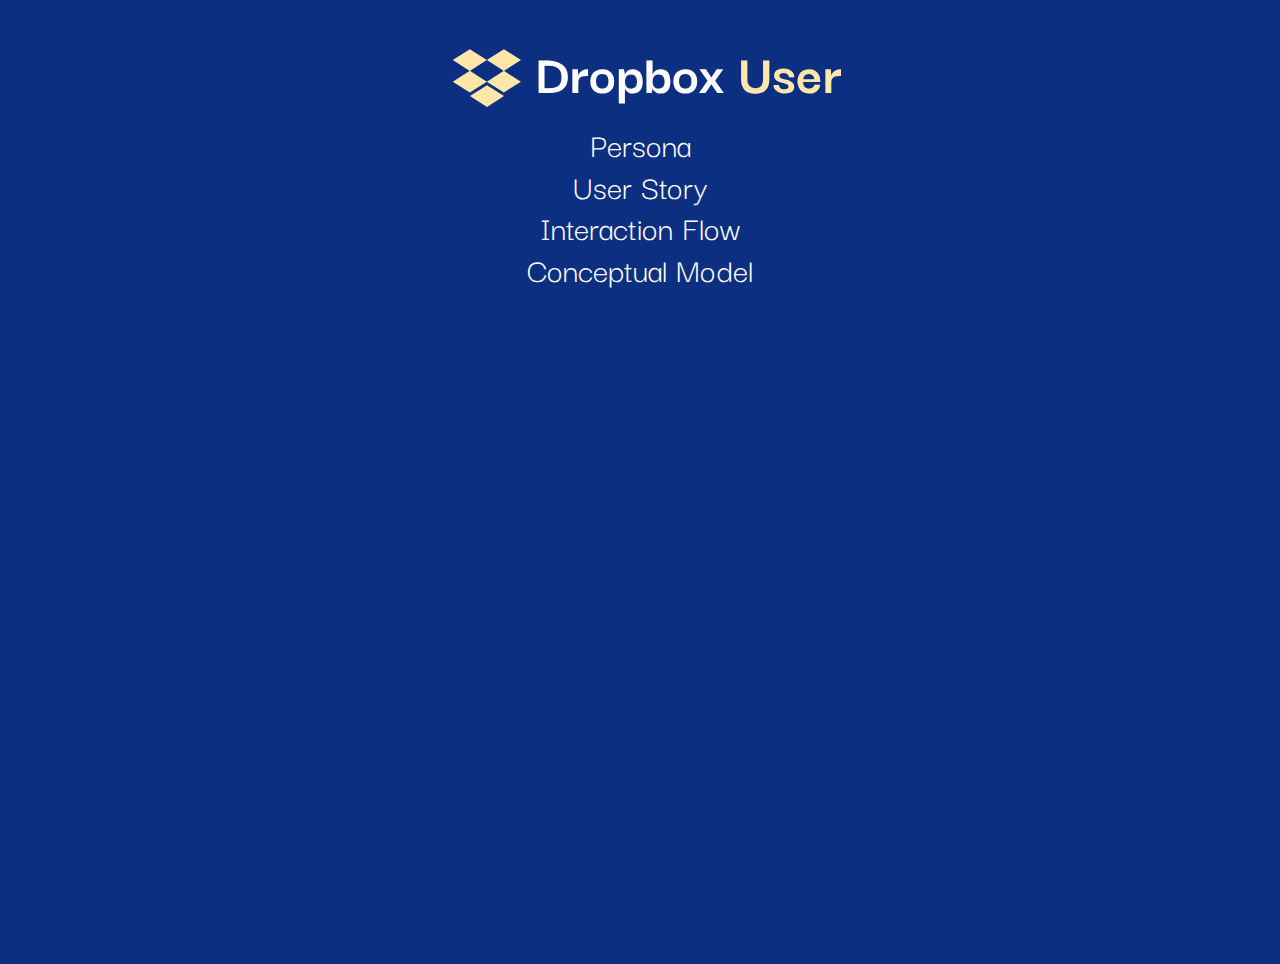
<file: index.html>
<!doctype html>
<html lang="en">
<head>
    <meta charset="UTF-8">
    <meta name="viewport" content="width=device-width, initial-scale=1, shrink-to-fit=no">
    <meta http-equiv="X-UA-Compatible" content="ie=edge">
    <link href="https://fonts.googleapis.com/css2?family=Darker+Grotesque:wght@400;500;700&display=swap" rel="stylesheet">
    <link rel="stylesheet" href="style/style.css">
    <title>Dropbox User</title>
</head>
<body>
    <main class="blue-bg">
        <div class="container">
            <div class="title">
                <a href="https://www.dropbox.com" target="_blank" rel="noopener noreferrer">
                    <img src="images/dropbox-logo-tan.svg" alt="Dropbox Logo">
                </a>
                <h1 class="tan-h1"><span>Dropbox</span>&nbsp;User</h1>
            </div>
            <ul class="directory-links">
                <li><a href="pages/persona.html">Persona</a></li>
                <li><a href="pages/user-story.html">User Story</a></li>
                <li><a href="pages/interaction-flow.html">Interaction Flow</a></li>
                <li><a href="pages/conceptual-model.html">Conceptual Model</a></li>
            </ul>
        </div>
    </main>
</body>
</html>
</file>
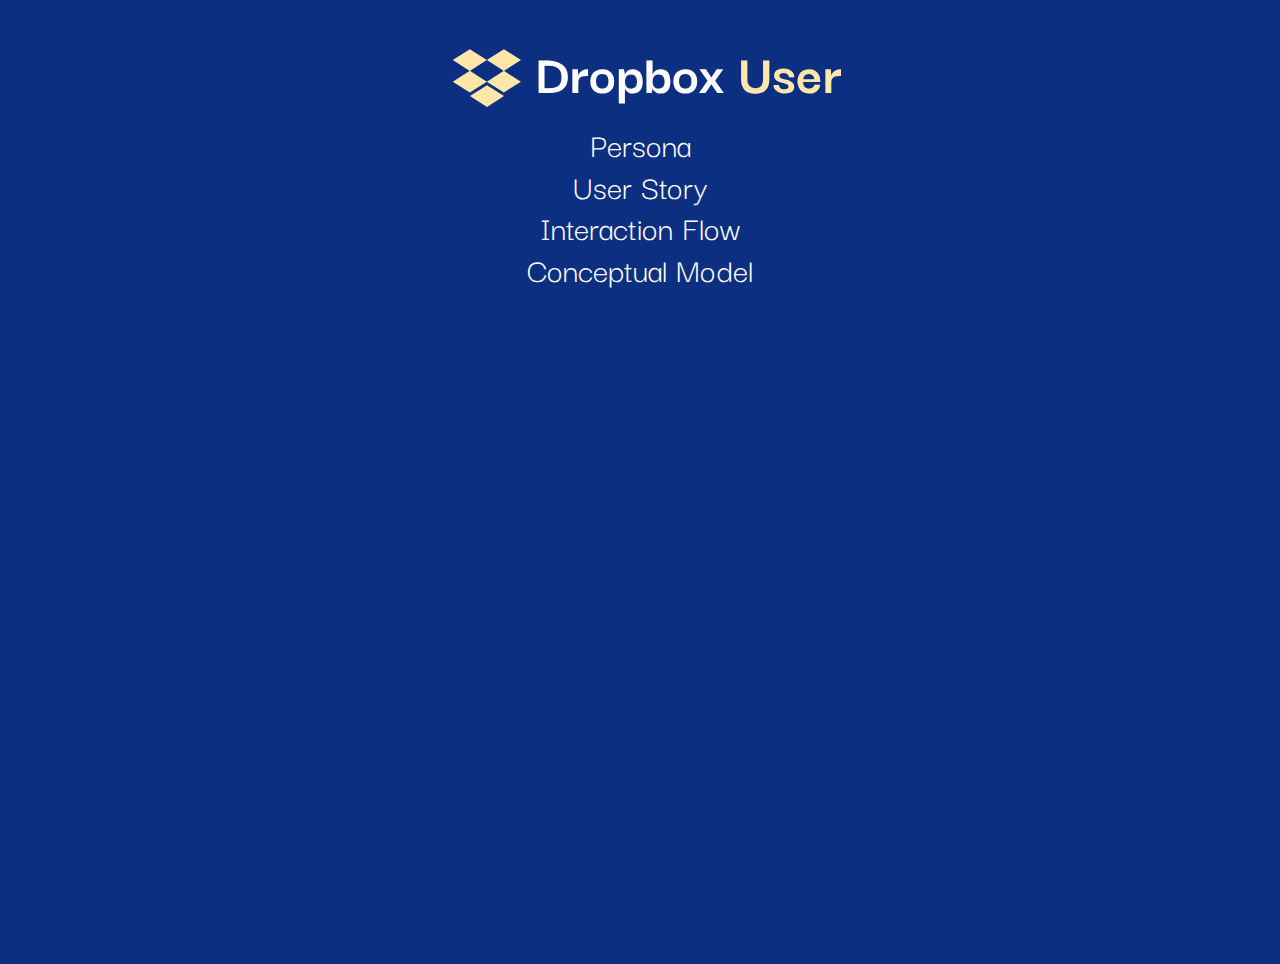
<file: epic/index.html>
<!doctype html>
<html lang="en">
<head>
    <meta charset="UTF-8">
    <meta name="viewport" content="width=device-width, initial-scale=1, shrink-to-fit=no">
    <meta http-equiv="X-UA-Compatible" content="ie=edge">
    <link href="https://fonts.googleapis.com/css2?family=Darker+Grotesque:wght@400;500;700&display=swap" rel="stylesheet">
    <link rel="stylesheet" href="style.css">
    <title>Dropbox User</title>
</head>
<body>
    <main class="blue-bg">
        <div class="container">
            <div class="title">
                <a href="https://www.dropbox.com" target="_blank" rel="noopener noreferrer">
                    <img src="images/dropbox-logo-tan.svg" alt="Dropbox Logo">
                </a>
                <h1 class="tan-h1"><span>Dropbox</span>&nbsp;User</h1>
            </div>
            <ul class="directory-links">
                <li><a href="persona.html">Persona</a></li>
                <li><a href="user-story.html">User Story</a></li>
                <li><a href="interaction-flow.html">Interaction Flow</a></li>
                <li><a href="conceptual-model.html">Conceptual Model</a></li>
            </ul>
        </div>
    </main>
</body>
</html>
</file>
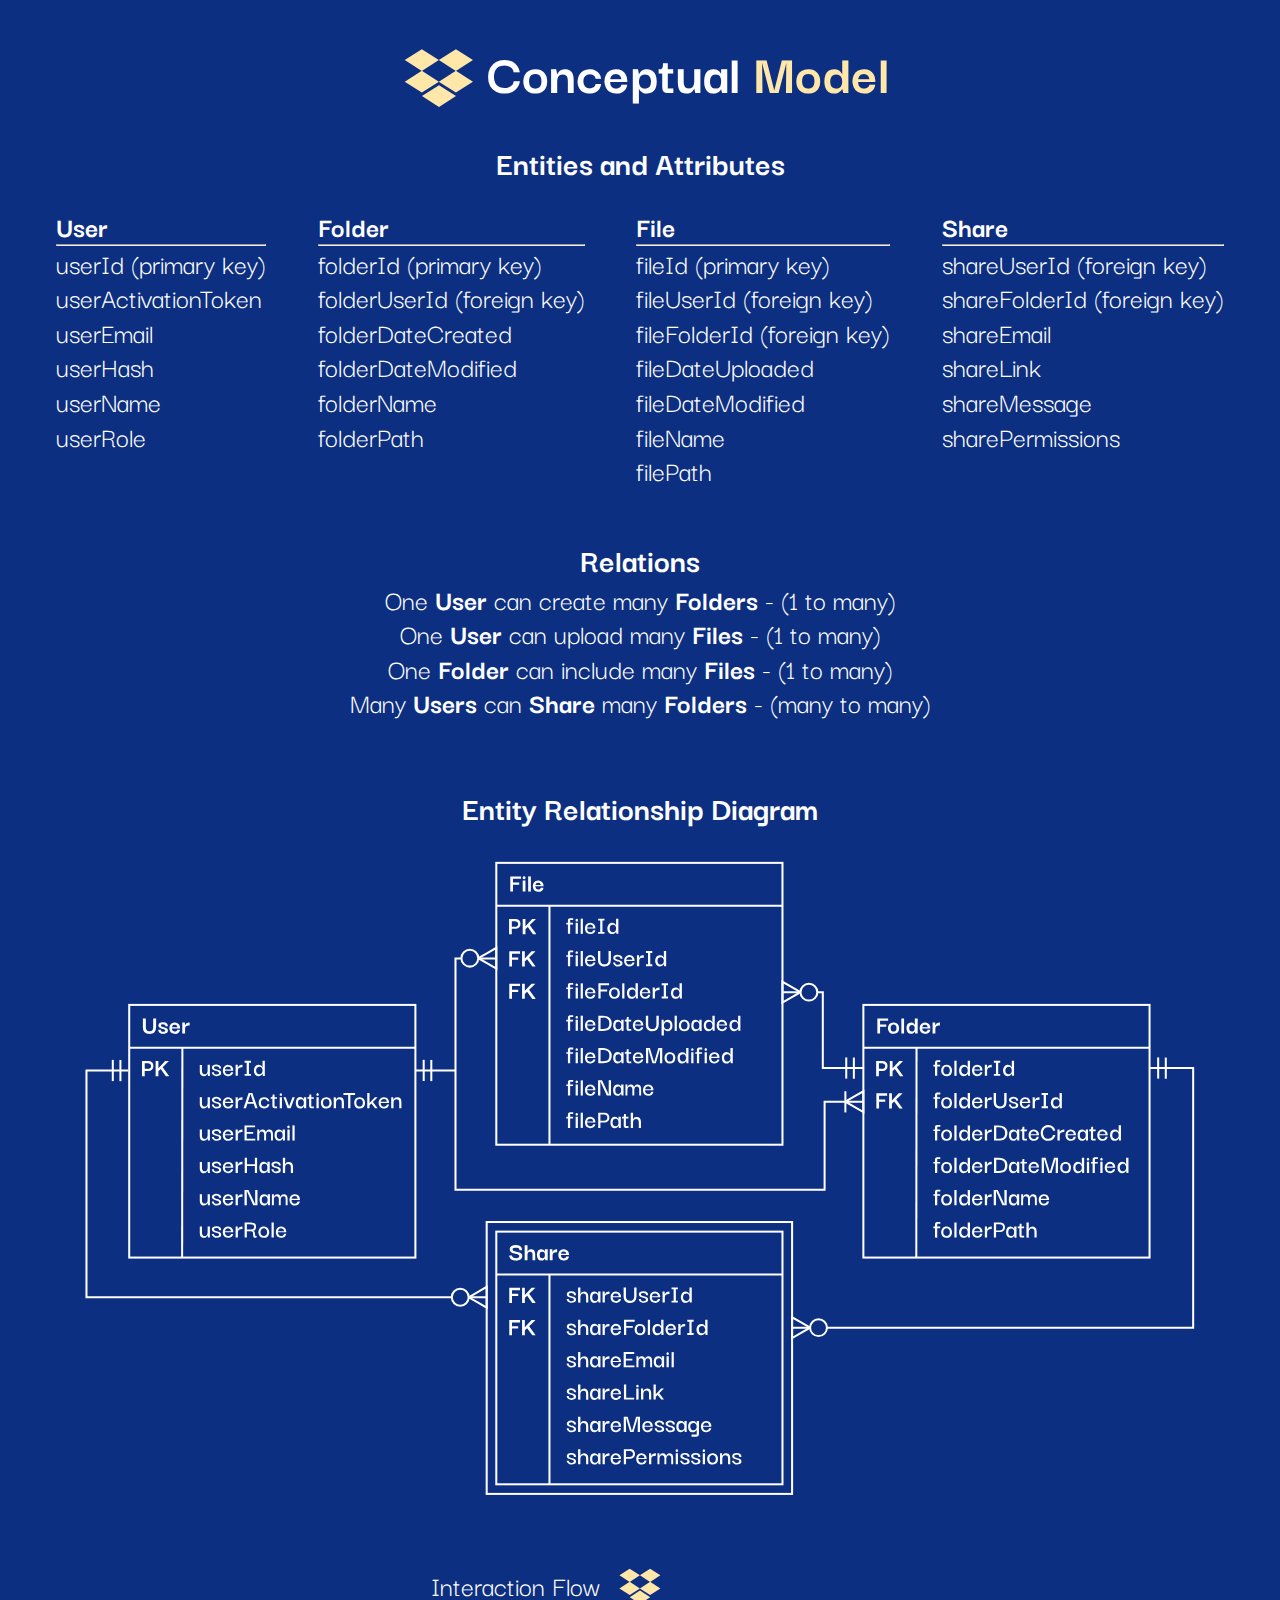
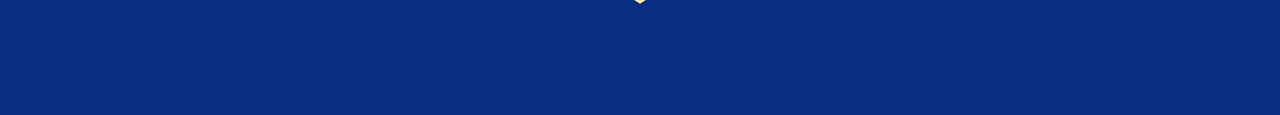
<file: conceptual-model.html>
<!doctype html>
<html lang="en">
<head>
    <meta charset="UTF-8">
    <meta name="viewport" content="width=device-width, initial-scale=1, shrink-to-fit=no">
    <meta http-equiv="X-UA-Compatible" content="ie=edge">
    <link href="https://fonts.googleapis.com/css2?family=Darker+Grotesque:wght@400;500;700&display=swap" rel="stylesheet">
    <link rel="stylesheet" href="style.css">
    <title>Conceptual Model</title>
</head>
<body>
    <main class="blue-bg">
        <div class="container wide">
            <div class="title">
                <a href="https://www.dropbox.com" target="_blank" rel="noopener noreferrer">
                    <img src="images/dropbox-logo-tan.svg" alt="Dropbox Logo">
                </a>
                <h1 class="tan-h1"><span>Conceptual</span> Model</h1>
            </div>
            <div class="conceptual-model">
                <h3>Entities and Attributes</h3>
                <div class="entities-attributes">
                    <div>
                        <p><strong>User</strong></p>
                        <hr/>
                        <ul>
                            <li>userId (primary key)</li>
                            <li>userActivationToken</li>
                            <li>userEmail</li>
                            <li>userHash</li>
                            <li>userName</li>
                            <li>userRole</li>
                            <li></li>
                        </ul>
                    </div>
                    <div>
                        <p><strong>Folder</strong></p>
                        <hr/>
                        <ul>
                            <li>folderId (primary key)</li>
                            <li>folderUserId (foreign key)</li>
                            <li>folderDateCreated</li>
                            <li>folderDateModified</li>
                            <li>folderName</li>
                            <li>folderPath</li>
                            <li></li>
                        </ul>
                    </div>
                    <div>
                        <p><strong>File</strong></p>
                        <hr/>
                        <ul>
                            <li>fileId (primary key)</li>
                            <li>fileUserId (foreign key)</li>
                            <li>fileFolderId (foreign key)</li>
                            <li>fileDateUploaded</li>
                            <li>fileDateModified</li>
                            <li>fileName</li>
                            <li>filePath</li>
                            <li></li>
                        </ul>
                    </div>
                    <div>
                        <p><strong>Share</strong></p>
                        <hr/>
                        <ul>
                            <li>shareUserId (foreign key)</li>
                            <li>shareFolderId (foreign key)</li>
                            <li>shareEmail</li>
                            <li>shareLink</li>
                            <li>shareMessage</li>
                            <li>sharePermissions</li>
                        </ul>
                    </div>
                </div>
                <h3>Relations</h3>
                <div>
                    <p>One <strong>User</strong> can create many <strong>Folders</strong> - (1 to many)</p>
                    <p>One <strong>User</strong> can upload many <strong>Files</strong> - (1 to many)</p>
                    <p>One <strong>Folder</strong> can include many <strong>Files</strong> - (1 to many)</p>
                    <p>Many <strong>Users</strong> can <strong>Share</strong> many <strong>Folders</strong> - (many to many)</p>
                </div>
                <div class="erd">
                    <h3>Entity Relationship Diagram</h3>
                    <img src="images/erd.svg" alt="Entity Relationship Diagram">
                </div>
            </div>
            <div class="footer">
                <a class="previous" href="interaction-flow.html">Interaction Flow</a>
                <a class="home" href="index.html">
                    <img src="images/dropbox-logo-tan.svg" alt="Dropbox User Directory Link">
                </a>
            </div>
        </div>
    </main>
</body>
</html>
</file>
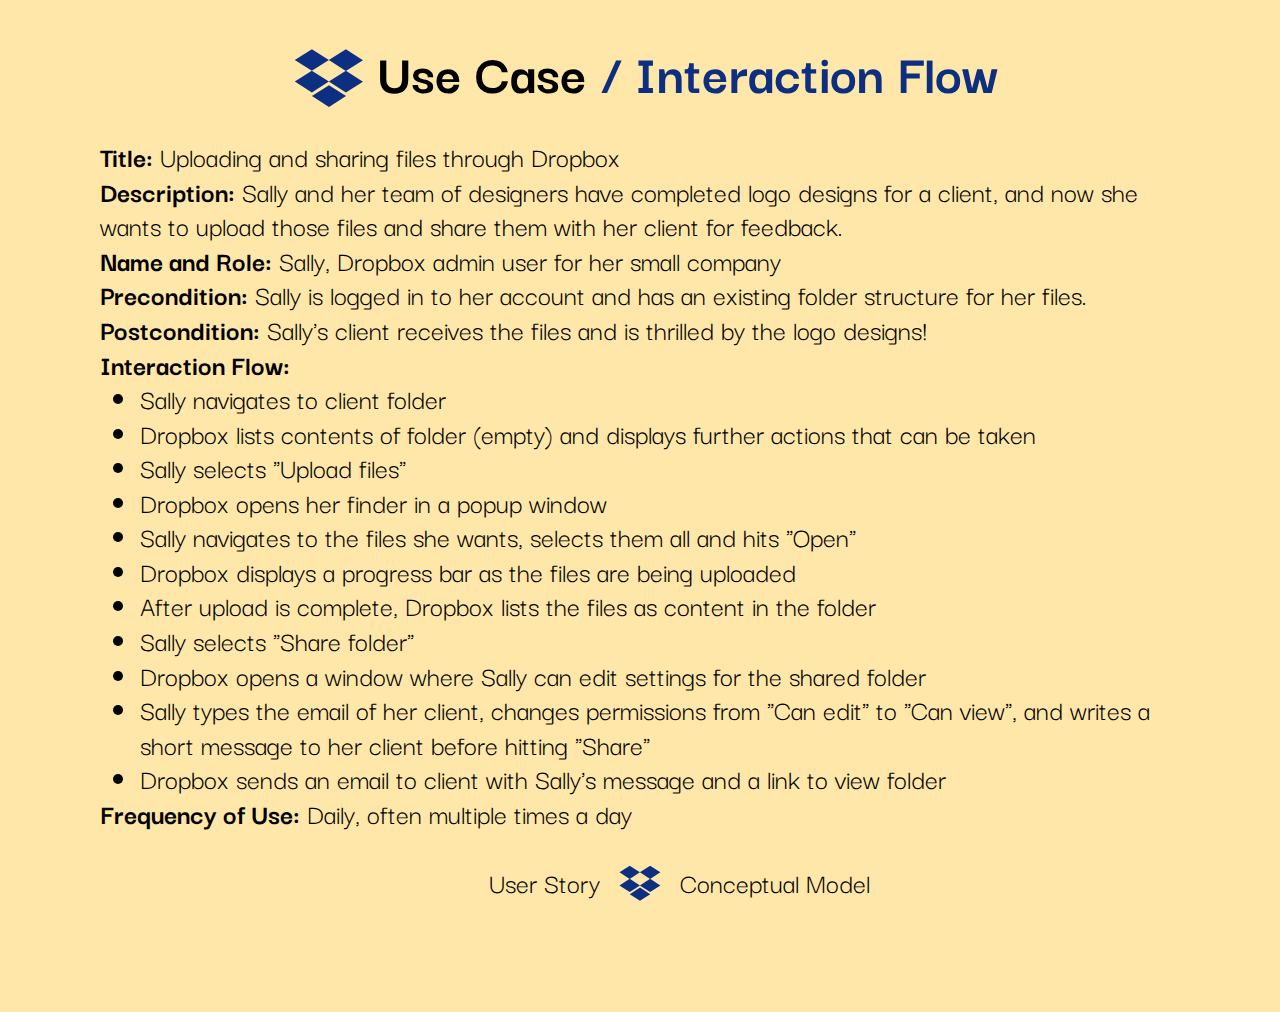
<file: interaction-flow.html>
<!doctype html>
<html lang="en">
<head>
    <meta charset="UTF-8">
    <meta name="viewport" content="width=device-width, initial-scale=1, shrink-to-fit=no">
    <meta http-equiv="X-UA-Compatible" content="ie=edge">
    <link href="https://fonts.googleapis.com/css2?family=Darker+Grotesque:wght@400;500;700&display=swap" rel="stylesheet">
    <link rel="stylesheet" href="style.css">
    <title>Interaction Flow</title>
</head>
<body>
    <main class="tan-bg">
        <div class="container">
            <div class="title">
                <a href="https://www.dropbox.com" target="_blank" rel="noopener noreferrer">
                    <img src="images/dropbox-logo-blue.svg" alt="Dropbox Logo">
                </a>
                <h1 class="blue-h1"><span>Use Case</span> / Interaction Flow</h1>
            </div>
            <div class="use-case">
                <p>
                    <strong>Title:</strong> Uploading and sharing files through Dropbox<br/>
                    <strong>Description:</strong> Sally and her team of designers have completed logo designs for a client, and now she wants to upload those files and share them with her client for feedback.<br/>
                    <strong>Name and Role:</strong> Sally, Dropbox admin user for her small company<br/>
                    <strong>Precondition:</strong> Sally is logged in to her account and has an existing folder structure for her files.<br/>
                    <strong>Postcondition:</strong> Sally's client receives the files and is thrilled by the logo designs!<br/>
                    <strong>Interaction Flow:</strong>
                </p>
                <ul>
                    <li>Sally navigates to client folder</li>
                    <li>Dropbox lists contents of folder (empty) and displays further actions that can be taken</li>
                    <li>Sally selects "Upload files"</li>
                    <li>Dropbox opens her finder in a popup window</li>
                    <li>Sally navigates to the files she wants, selects them all and hits "Open"</li>
                    <li>Dropbox displays a progress bar as the files are being uploaded</li>
                    <li>After upload is complete, Dropbox lists the files as content in the folder</li>
                    <li>Sally selects "Share folder"</li>
                    <li>Dropbox opens a window where Sally can edit settings for the shared folder</li>
                    <li>Sally types the email of her client, changes permissions from "Can edit" to "Can view", and writes a short message to her client before hitting "Share"</li>
                    <li>Dropbox sends an email to client with Sally's message and a link to view folder</li>
                </ul>
                <p><strong>Frequency of Use:</strong> Daily, often multiple times a day</p>
            </div>
            <div class="footer">
                <a class="previous" href="user-story.html">User Story</a>
                <a class="home" href="index.html">
                    <img src="images/dropbox-logo-blue.svg" alt="Dropbox User Directory Link">
                </a>
                <a class="next" href="conceptual-model.html">Conceptual Model</a>
            </div>
        </div>
    </main>
</body>
</html>
</file>
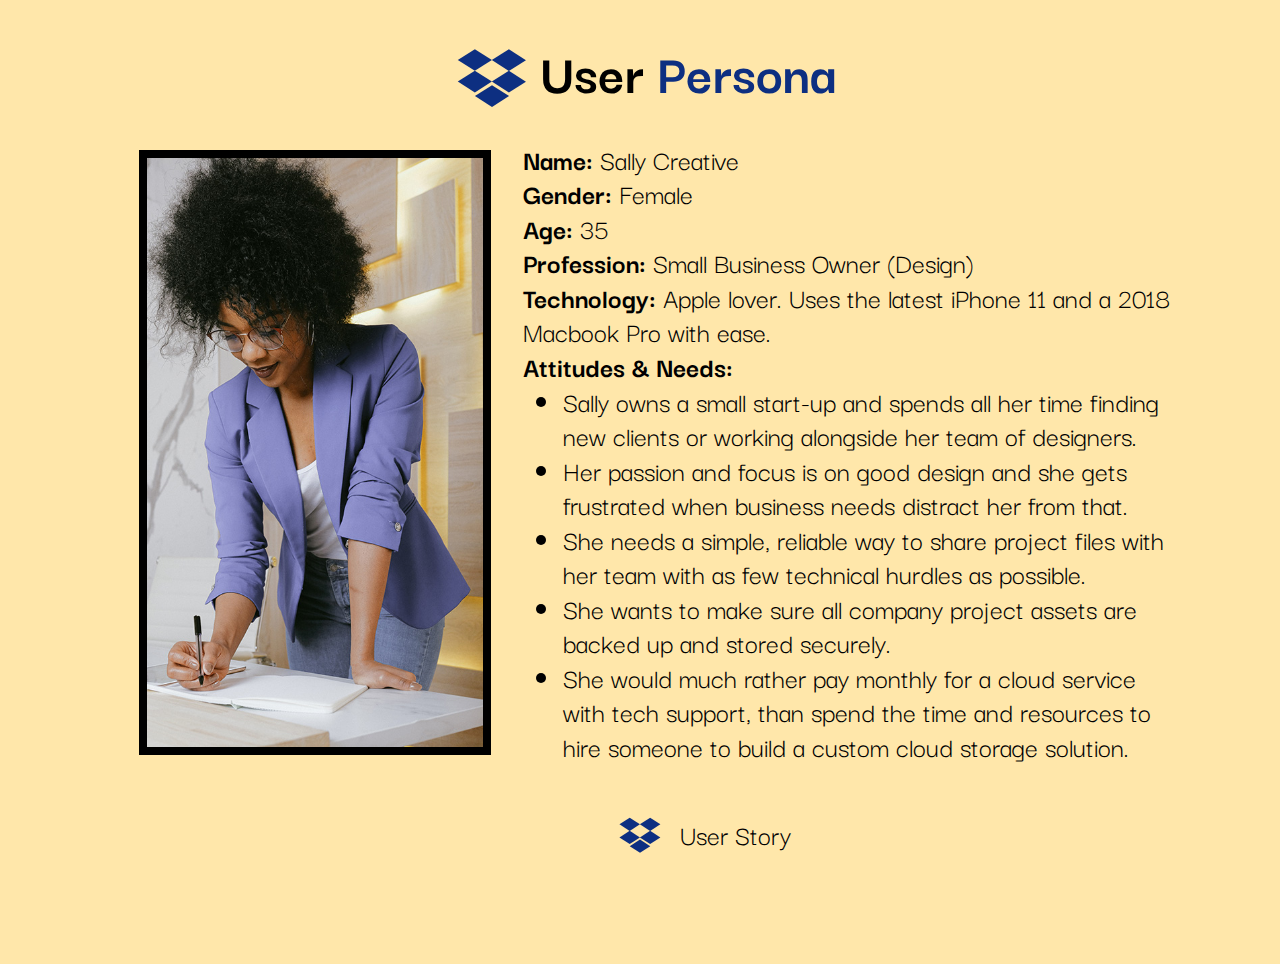
<file: persona.html>
<!doctype html>
<html lang="en">
<head>
    <meta charset="UTF-8">
    <meta name="viewport" content="width=device-width, initial-scale=1, shrink-to-fit=no">
    <meta http-equiv="X-UA-Compatible" content="ie=edge">
    <link href="https://fonts.googleapis.com/css2?family=Darker+Grotesque:wght@400;500;700&display=swap" rel="stylesheet">
    <link rel="stylesheet" href="style.css">
    <title>User Persona</title>
</head>
<body>
    <main class="tan-bg">
        <div class="container">
            <div class="title">
                <a href="https://www.dropbox.com" target="_blank" rel="noopener noreferrer">
                    <img src="images/dropbox-logo-blue.svg" alt="Dropbox Logo">
                </a>
                <h1 class="blue-h1"><span>User</span>&nbsp;Persona</h1>
            </div>
            <div class="persona-details">
                <img src="images/sally.jpg" alt="Sally">
                <div>
                    <p>
                        <strong>Name:</strong> Sally Creative<br/>
                        <strong>Gender:</strong> Female<br/>
                        <strong>Age:</strong> 35<br/>
                        <strong>Profession:</strong> Small Business Owner (Design)<br/>
                        <strong>Technology:</strong> Apple lover. Uses the latest iPhone 11 and a 2018 Macbook Pro with ease.<br/>
                        <strong>Attitudes & Needs:</strong><br/>
                    </p>
                    <ul>
                        <li>Sally owns a small start-up and spends all her time finding new clients or working alongside her team of designers.</li>
                        <li>Her passion and focus is on good design and she gets frustrated when business needs distract her from that.</li>
                        <li>She needs a simple, reliable way to share project files with her team with as few technical hurdles as possible.</li>
                        <li>She wants to make sure all company project assets are backed up and stored securely.</li>
                        <li>She would much rather pay monthly for a cloud service with tech support, than spend the time and resources to hire someone to build a custom cloud storage solution.</li>
                    </ul>
                </div>
            </div>
            <div class="footer">
                <a class="home" href="index.html">
                    <img src="images/dropbox-logo-blue.svg" alt="Dropbox User Directory Link">
                </a>
                <a class="next" href="user-story.html">User Story</a>
            </div>
        </div>
    </main>
</body>
</html>
</file>
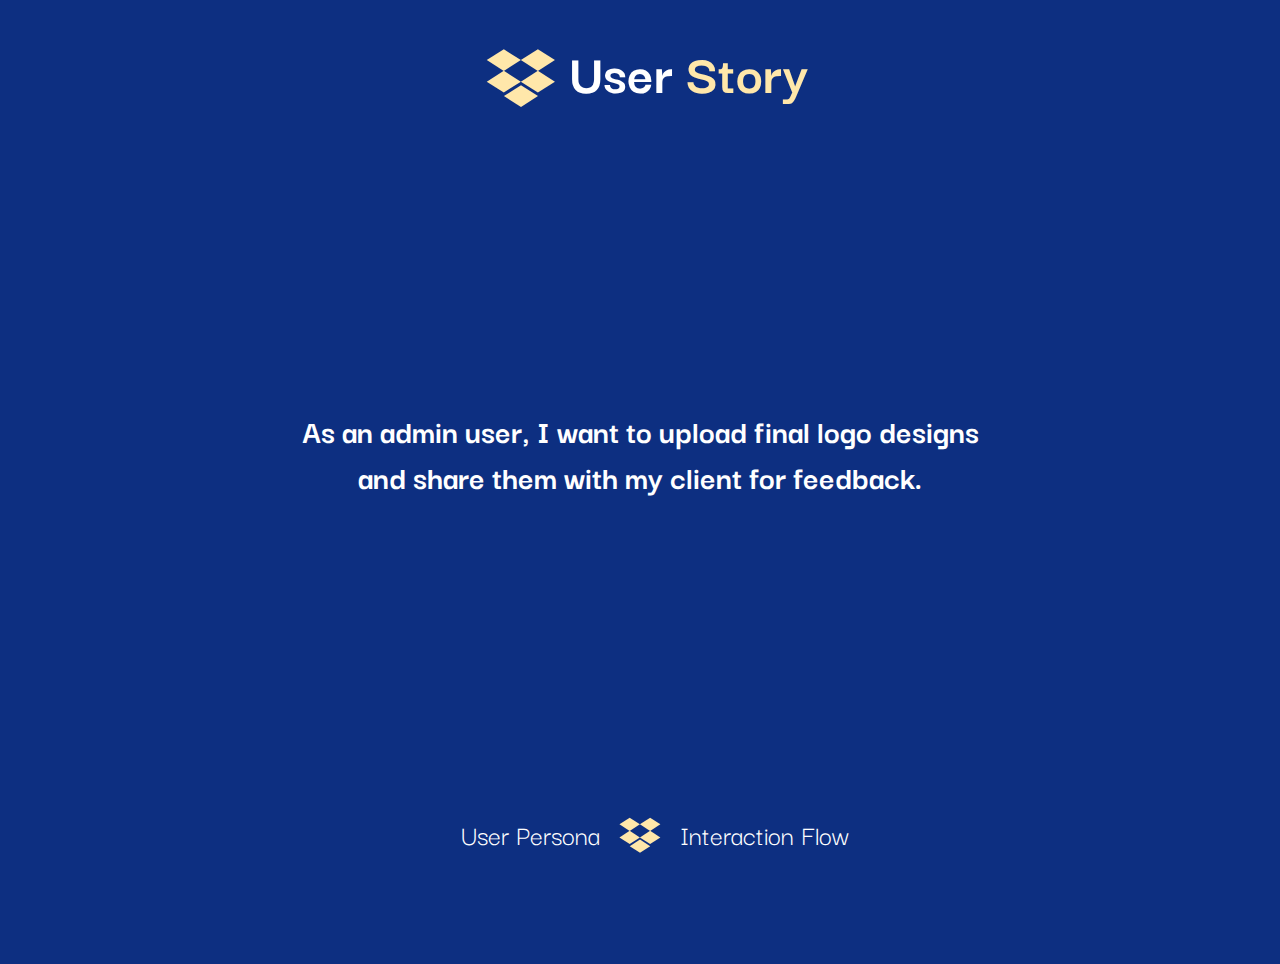
<file: user-story.html>
<!doctype html>
<html lang="en">
<head>
    <meta charset="UTF-8">
    <meta name="viewport" content="width=device-width, initial-scale=1, shrink-to-fit=no">
    <meta http-equiv="X-UA-Compatible" content="ie=edge">
    <link href="https://fonts.googleapis.com/css2?family=Darker+Grotesque:wght@400;500;700&display=swap" rel="stylesheet">
    <link rel="stylesheet" href="style.css">
    <title>User Story</title>
</head>
<body>
    <main class="blue-bg">
        <div class="container">
            <div class="title">
                <a href="https://www.dropbox.com" target="_blank" rel="noopener noreferrer">
                    <img src="images/dropbox-logo-tan.svg" alt="Dropbox Logo">
                </a>
                <h1 class="tan-h1"><span>User</span>&nbsp;Story</h1>
            </div>
            <div class="user-story">
                <h3>As an admin user, I want to upload final logo designs and share them with my client for feedback.</h3>
            </div>
            <div class="footer">
                <a class="previous" href="persona.html">User Persona</a>
                <a class="home" href="index.html">
                    <img src="images/dropbox-logo-tan.svg" alt="Dropbox User Directory Link">
                </a>
                <a class="next" href="interaction-flow.html">Interaction Flow</a>
            </div>
        </div>
    </main>
</body>
</html>
</file>
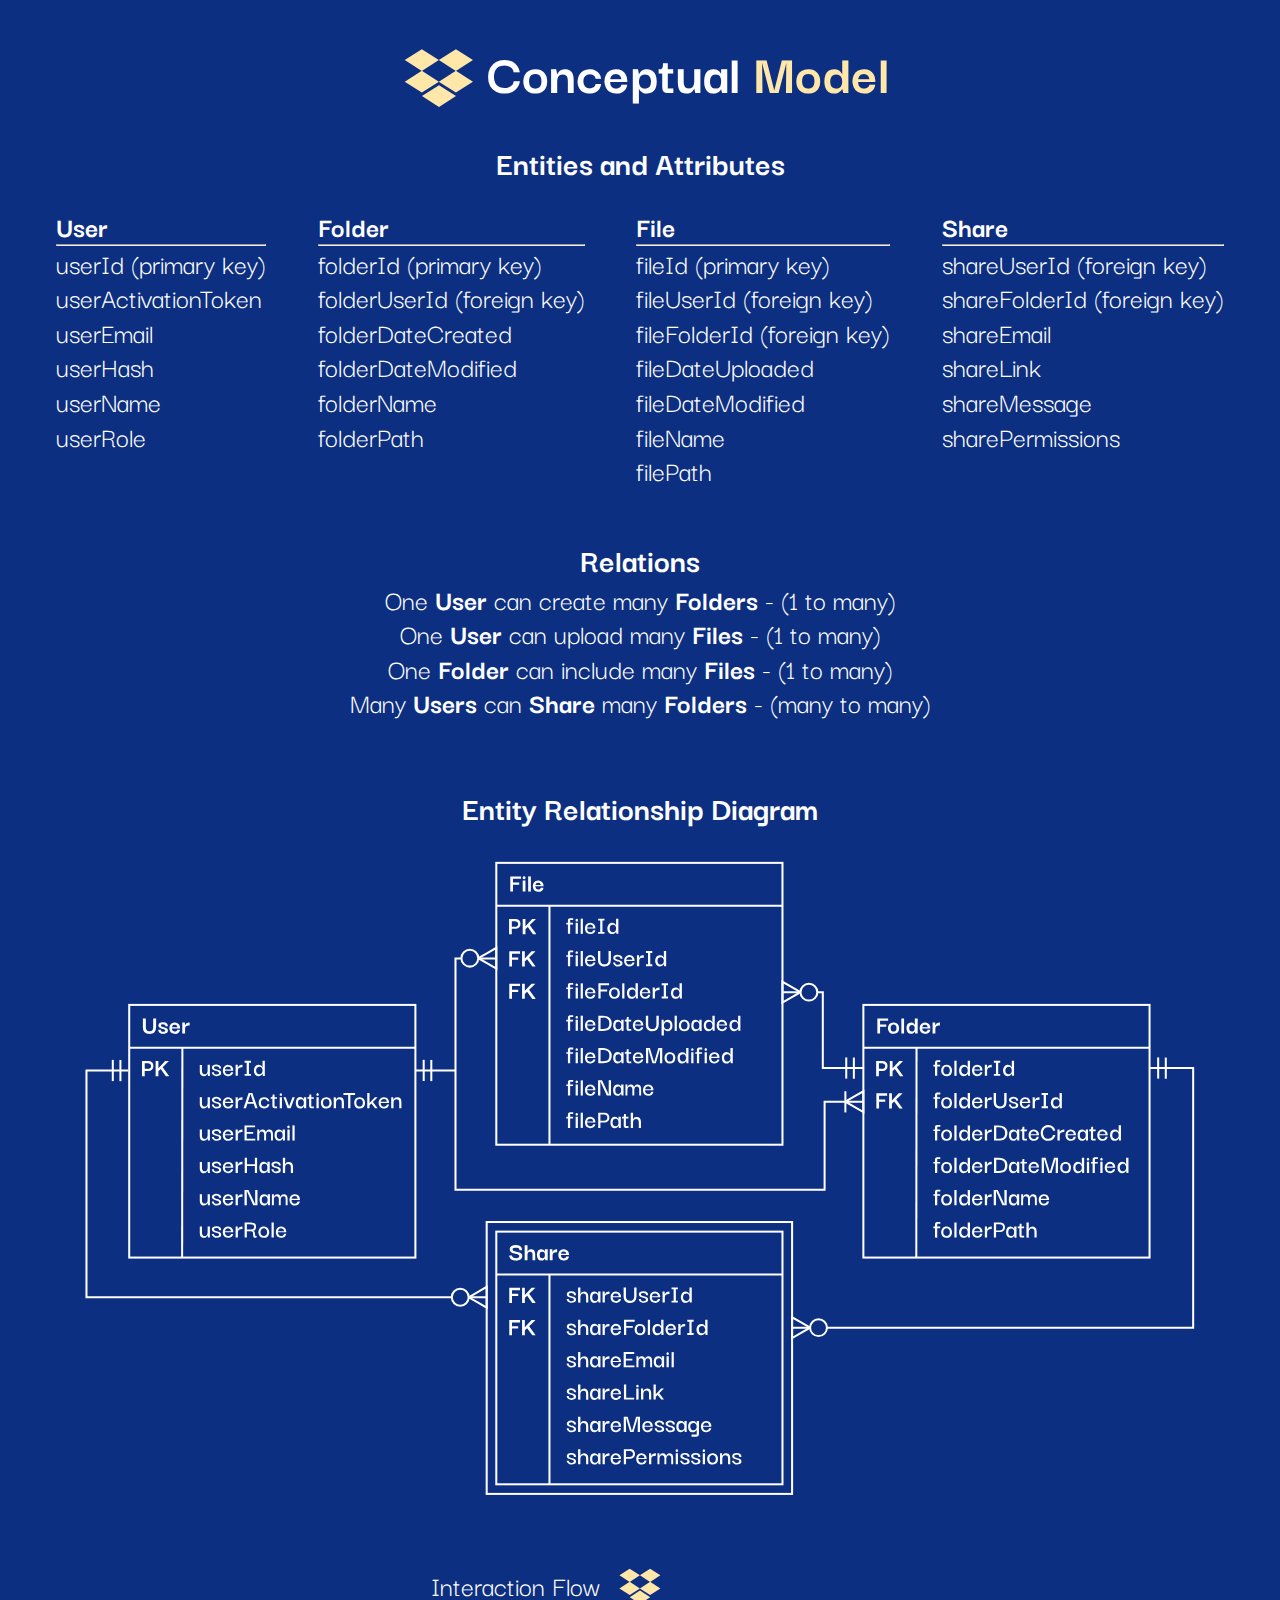
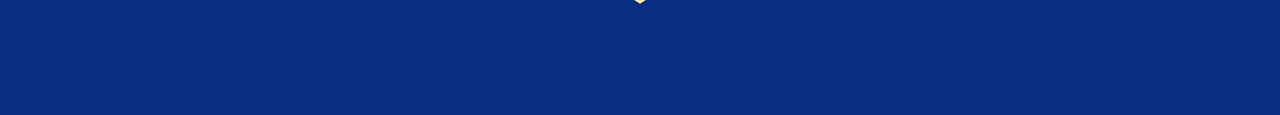
<file: pages/conceptual-model.html>
<!doctype html>
<html lang="en">
<head>
    <meta charset="UTF-8">
    <meta name="viewport" content="width=device-width, initial-scale=1, shrink-to-fit=no">
    <meta http-equiv="X-UA-Compatible" content="ie=edge">
    <link href="https://fonts.googleapis.com/css2?family=Darker+Grotesque:wght@400;500;700&display=swap" rel="stylesheet">
    <link rel="stylesheet" href="../style/style.css">
    <title>Conceptual Model</title>
</head>
<body>
    <main class="blue-bg">
        <div class="container wide">
            <div class="title">
                <a href="https://www.dropbox.com" target="_blank" rel="noopener noreferrer">
                    <img src="../images/dropbox-logo-tan.svg" alt="Dropbox Logo">
                </a>
                <h1 class="tan-h1"><span>Conceptual</span> Model</h1>
            </div>
            <div class="conceptual-model">
                <h3>Entities and Attributes</h3>
                <div class="entities-attributes">
                    <div>
                        <p><strong>User</strong></p>
                        <hr/>
                        <ul>
                            <li>userId (primary key)</li>
                            <li>userActivationToken</li>
                            <li>userEmail</li>
                            <li>userHash</li>
                            <li>userName</li>
                            <li>userRole</li>
                            <li></li>
                        </ul>
                    </div>
                    <div>
                        <p><strong>Folder</strong></p>
                        <hr/>
                        <ul>
                            <li>folderId (primary key)</li>
                            <li>folderUserId (foreign key)</li>
                            <li>folderDateCreated</li>
                            <li>folderDateModified</li>
                            <li>folderName</li>
                            <li>folderPath</li>
                            <li></li>
                        </ul>
                    </div>
                    <div>
                        <p><strong>File</strong></p>
                        <hr/>
                        <ul>
                            <li>fileId (primary key)</li>
                            <li>fileUserId (foreign key)</li>
                            <li>fileFolderId (foreign key)</li>
                            <li>fileDateUploaded</li>
                            <li>fileDateModified</li>
                            <li>fileName</li>
                            <li>filePath</li>
                            <li></li>
                        </ul>
                    </div>
                    <div>
                        <p><strong>Share</strong></p>
                        <hr/>
                        <ul>
                            <li>shareUserId (foreign key)</li>
                            <li>shareFolderId (foreign key)</li>
                            <li>shareEmail</li>
                            <li>shareLink</li>
                            <li>shareMessage</li>
                            <li>sharePermissions</li>
                        </ul>
                    </div>
                </div>
                <h3>Relations</h3>
                <div>
                    <p>One <strong>User</strong> can create many <strong>Folders</strong> - (1 to many)</p>
                    <p>One <strong>User</strong> can upload many <strong>Files</strong> - (1 to many)</p>
                    <p>One <strong>Folder</strong> can include many <strong>Files</strong> - (1 to many)</p>
                    <p>Many <strong>Users</strong> can <strong>Share</strong> many <strong>Folders</strong> - (many to many)</p>
                </div>
                <div class="erd">
                    <h3>Entity Relationship Diagram</h3>
                    <img src="../images/erd.svg" alt="Entity Relationship Diagram">
                </div>
            </div>
            <div class="footer">
                <a class="previous" href="interaction-flow.html">Interaction Flow</a>
                <a class="home" href="../index.html">
                    <img src="../images/dropbox-logo-tan.svg" alt="Dropbox User Directory Link">
                </a>
            </div>
        </div>
    </main>
</body>
</html>
</file>
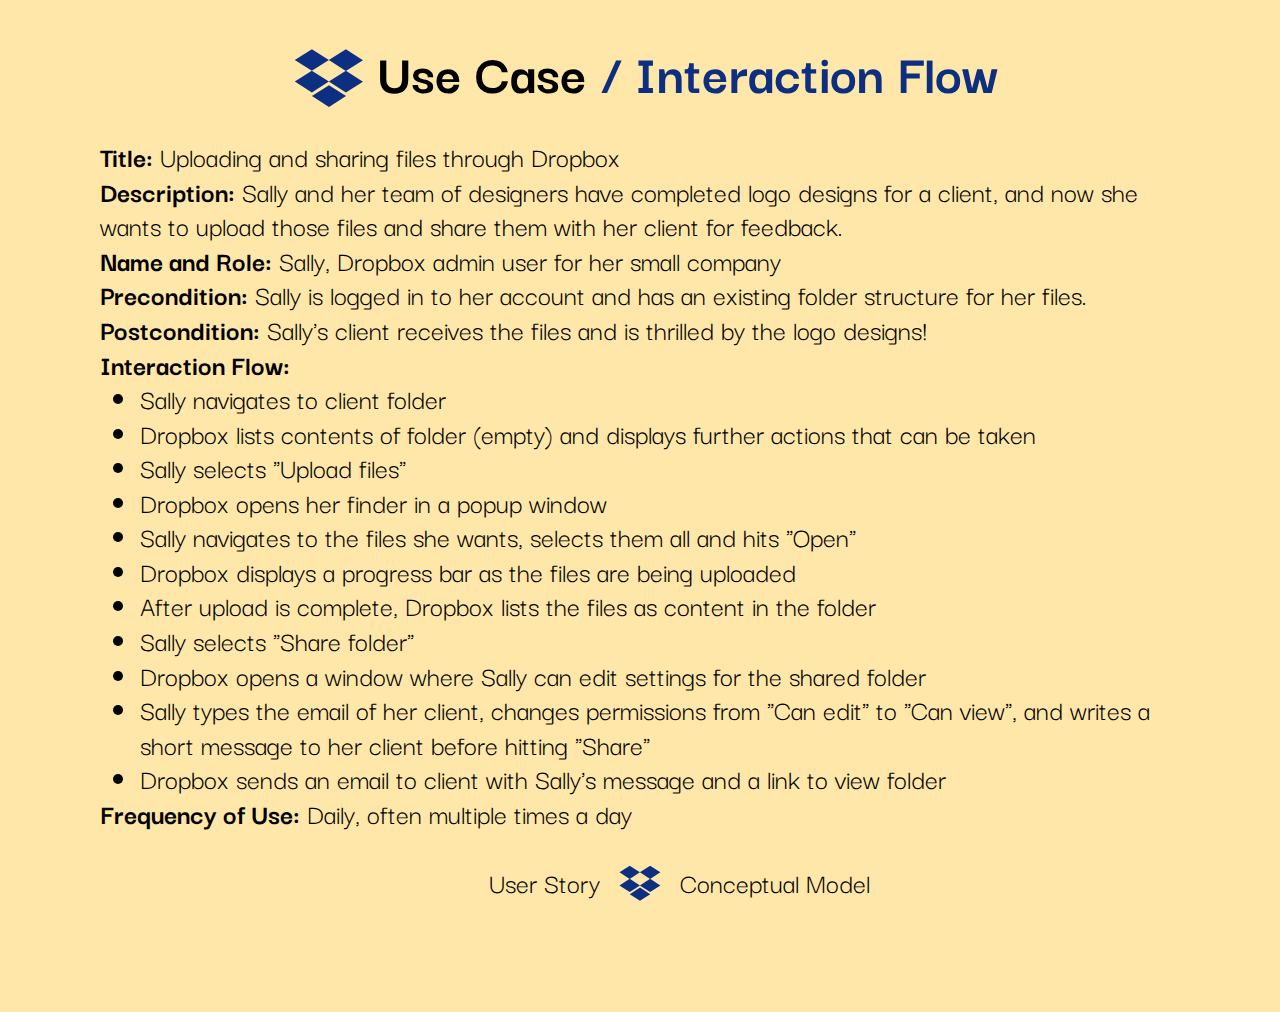
<file: pages/interaction-flow.html>
<!doctype html>
<html lang="en">
<head>
    <meta charset="UTF-8">
    <meta name="viewport" content="width=device-width, initial-scale=1, shrink-to-fit=no">
    <meta http-equiv="X-UA-Compatible" content="ie=edge">
    <link href="https://fonts.googleapis.com/css2?family=Darker+Grotesque:wght@400;500;700&display=swap" rel="stylesheet">
    <link rel="stylesheet" href="../style/style.css">
    <title>Interaction Flow</title>
</head>
<body>
    <main class="tan-bg">
        <div class="container">
            <div class="title">
                <a href="https://www.dropbox.com" target="_blank" rel="noopener noreferrer">
                    <img src="../images/dropbox-logo-blue.svg" alt="Dropbox Logo">
                </a>
                <h1 class="blue-h1"><span>Use Case</span> / Interaction Flow</h1>
            </div>
            <div class="use-case">
                <p>
                    <strong>Title:</strong> Uploading and sharing files through Dropbox<br/>
                    <strong>Description:</strong> Sally and her team of designers have completed logo designs for a client, and now she wants to upload those files and share them with her client for feedback.<br/>
                    <strong>Name and Role:</strong> Sally, Dropbox admin user for her small company<br/>
                    <strong>Precondition:</strong> Sally is logged in to her account and has an existing folder structure for her files.<br/>
                    <strong>Postcondition:</strong> Sally's client receives the files and is thrilled by the logo designs!<br/>
                    <strong>Interaction Flow:</strong>
                </p>
                <ul>
                    <li>Sally navigates to client folder</li>
                    <li>Dropbox lists contents of folder (empty) and displays further actions that can be taken</li>
                    <li>Sally selects "Upload files"</li>
                    <li>Dropbox opens her finder in a popup window</li>
                    <li>Sally navigates to the files she wants, selects them all and hits "Open"</li>
                    <li>Dropbox displays a progress bar as the files are being uploaded</li>
                    <li>After upload is complete, Dropbox lists the files as content in the folder</li>
                    <li>Sally selects "Share folder"</li>
                    <li>Dropbox opens a window where Sally can edit settings for the shared folder</li>
                    <li>Sally types the email of her client, changes permissions from "Can edit" to "Can view", and writes a short message to her client before hitting "Share"</li>
                    <li>Dropbox sends an email to client with Sally's message and a link to view folder</li>
                </ul>
                <p><strong>Frequency of Use:</strong> Daily, often multiple times a day</p>
            </div>
            <div class="footer">
                <a class="previous" href="user-story.html">User Story</a>
                <a class="home" href="../index.html">
                    <img src="../images/dropbox-logo-blue.svg" alt="Dropbox User Directory Link">
                </a>
                <a class="next" href="conceptual-model.html">Conceptual Model</a>
            </div>
        </div>
    </main>
</body>
</html>
</file>
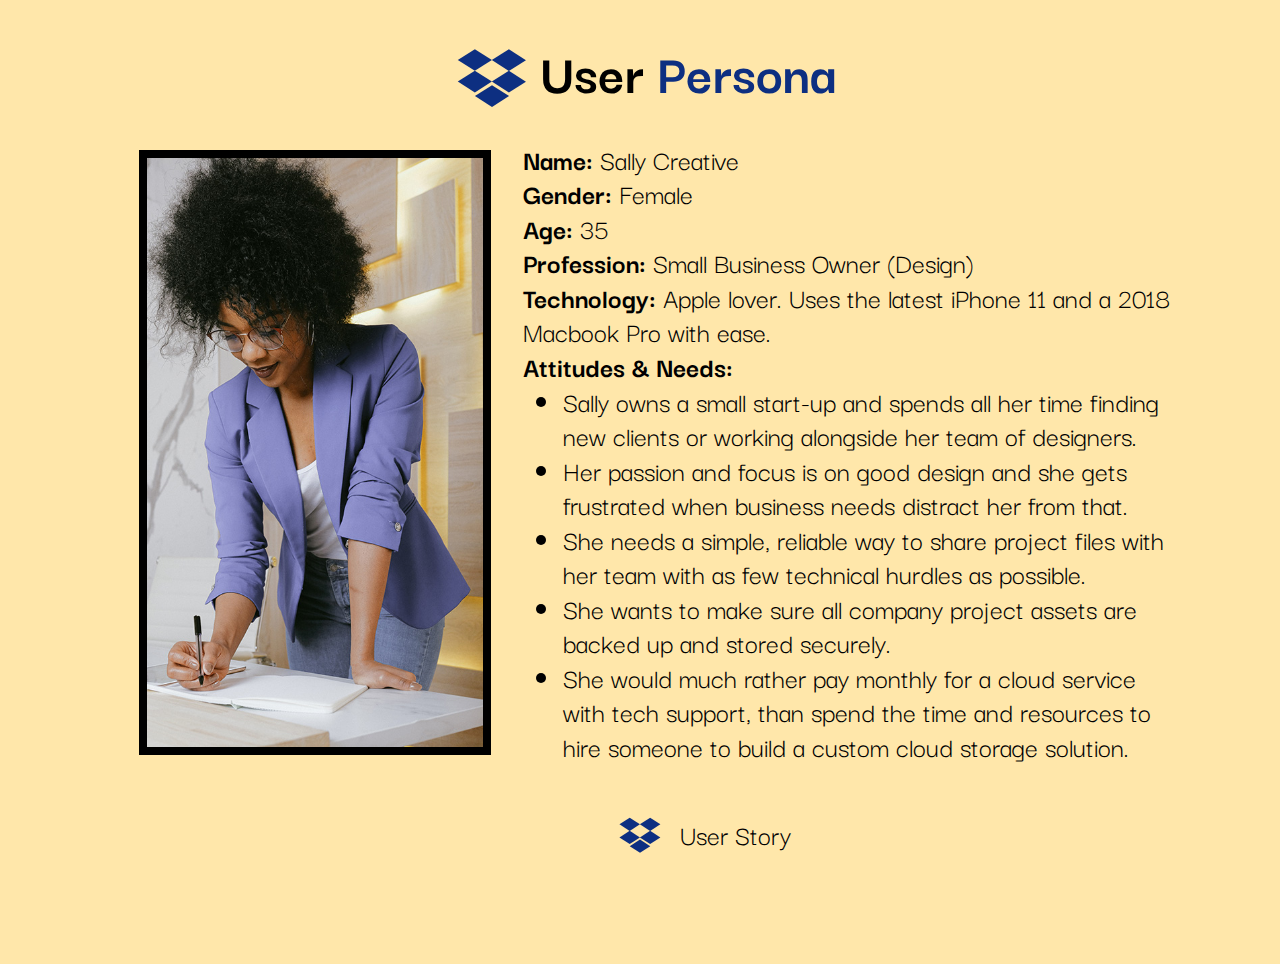
<file: pages/persona.html>
<!doctype html>
<html lang="en">
<head>
    <meta charset="UTF-8">
    <meta name="viewport" content="width=device-width, initial-scale=1, shrink-to-fit=no">
    <meta http-equiv="X-UA-Compatible" content="ie=edge">
    <link href="https://fonts.googleapis.com/css2?family=Darker+Grotesque:wght@400;500;700&display=swap" rel="stylesheet">
    <link rel="stylesheet" href="../style/style.css">
    <title>User Persona</title>
</head>
<body>
    <main class="tan-bg">
        <div class="container">
            <div class="title">
                <a href="https://www.dropbox.com" target="_blank" rel="noopener noreferrer">
                    <img src="../images/dropbox-logo-blue.svg" alt="Dropbox Logo">
                </a>
                <h1 class="blue-h1"><span>User</span>&nbsp;Persona</h1>
            </div>
            <div class="persona-details">
                <img src="../images/sally.jpg" alt="Sally">
                <div>
                    <p>
                        <strong>Name:</strong> Sally Creative<br/>
                        <strong>Gender:</strong> Female<br/>
                        <strong>Age:</strong> 35<br/>
                        <strong>Profession:</strong> Small Business Owner (Design)<br/>
                        <strong>Technology:</strong> Apple lover. Uses the latest iPhone 11 and a 2018 Macbook Pro with ease.<br/>
                        <strong>Attitudes & Needs:</strong><br/>
                    </p>
                    <ul>
                        <li>Sally owns a small start-up and spends all her time finding new clients or working alongside her team of designers.</li>
                        <li>Her passion and focus is on good design and she gets frustrated when business needs distract her from that.</li>
                        <li>She needs a simple, reliable way to share project files with her team with as few technical hurdles as possible.</li>
                        <li>She wants to make sure all company project assets are backed up and stored securely.</li>
                        <li>She would much rather pay monthly for a cloud service with tech support, than spend the time and resources to hire someone to build a custom cloud storage solution.</li>
                    </ul>
                </div>
            </div>
            <div class="footer">
                <a class="home" href="../index.html">
                    <img src="../images/dropbox-logo-blue.svg" alt="Dropbox User Directory Link">
                </a>
                <a class="next" href="user-story.html">User Story</a>
            </div>
        </div>
    </main>
</body>
</html>
</file>
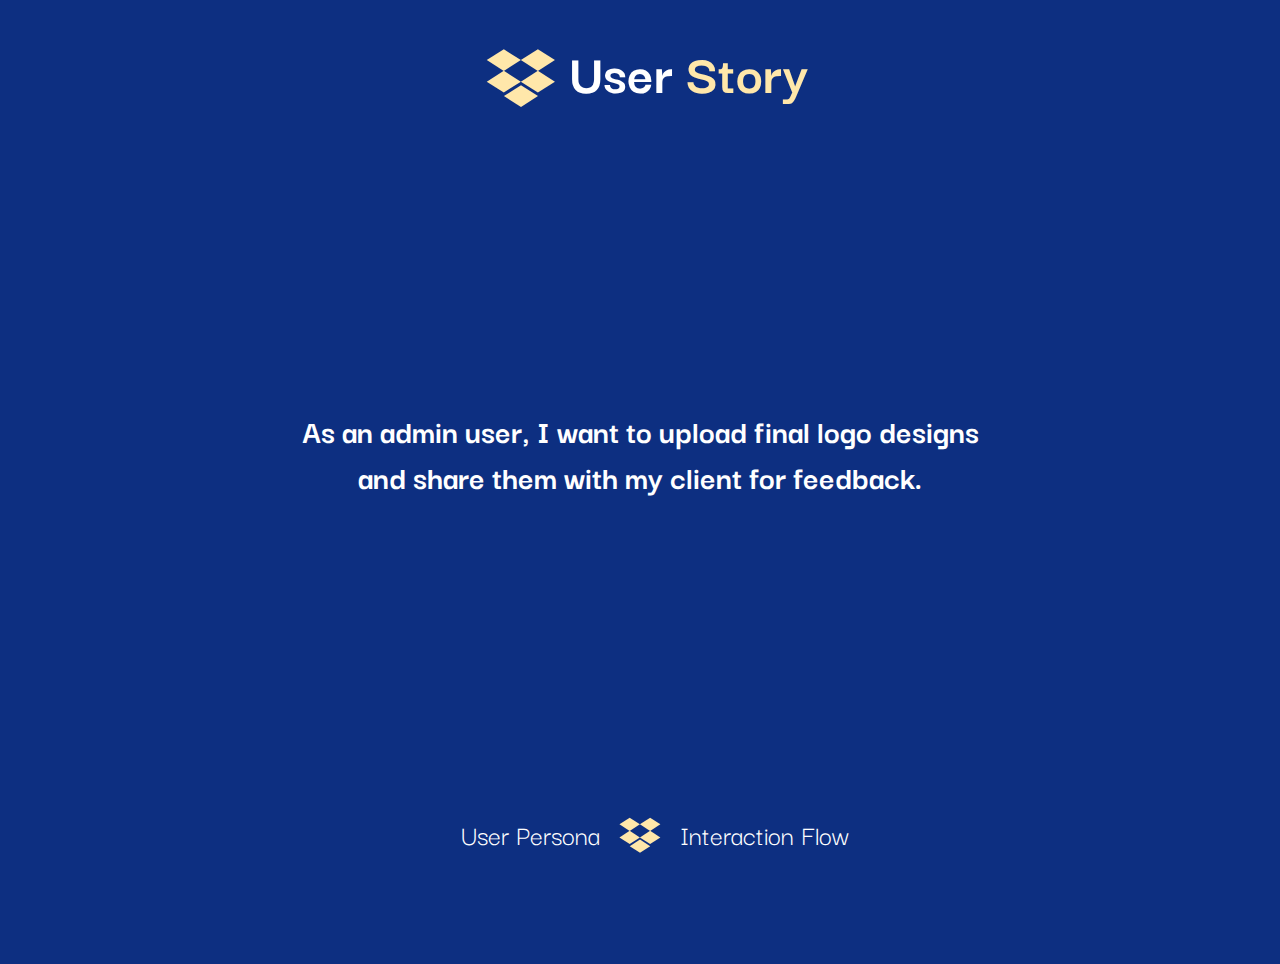
<file: pages/user-story.html>
<!doctype html>
<html lang="en">
<head>
    <meta charset="UTF-8">
    <meta name="viewport" content="width=device-width, initial-scale=1, shrink-to-fit=no">
    <meta http-equiv="X-UA-Compatible" content="ie=edge">
    <link href="https://fonts.googleapis.com/css2?family=Darker+Grotesque:wght@400;500;700&display=swap" rel="stylesheet">
    <link rel="stylesheet" href="../style/style.css">
    <title>User Story</title>
</head>
<body>
    <main class="blue-bg">
        <div class="container">
            <div class="title">
                <a href="https://www.dropbox.com" target="_blank" rel="noopener noreferrer">
                    <img src="../images/dropbox-logo-tan.svg" alt="Dropbox Logo">
                </a>
                <h1 class="tan-h1"><span>User</span>&nbsp;Story</h1>
            </div>
            <div class="user-story">
                <h3>As an admin user, I want to upload final logo designs and share them with my client for feedback.</h3>
            </div>
            <div class="footer">
                <a class="previous" href="persona.html">User Persona</a>
                <a class="home" href="../index.html">
                    <img src="../images/dropbox-logo-tan.svg" alt="Dropbox User Directory Link">
                </a>
                <a class="next" href="interaction-flow.html">Interaction Flow</a>
            </div>
        </div>
    </main>
</body>
</html>
</file>
<file: style/style.css>
* { margin: 0; }

body {
    font-family: 'Darker Grotesque', sans-serif;
    font-size: 1.8em;
    text-align: center;
}

p, li { line-height: 1.2; }

.blue-bg {
    background: #0d2f81;
    color: #fff;
}

.blue-bg a {
    color: #fff;
    text-decoration: none;
}

.blue-bg a:hover { color: #ffe7aa; }

.blue-h1 { color: #0d2f81; }

.blue-h1 span { color: #000; }

.tan-bg {
    background: #ffe7aa;
    color: #000;
}

.tan-bg a {
    color: #000;
    text-decoration: none;
}

.tan-bg a:hover { color: #0d2f81; }

.tan-h1 { color: #ffe7aa; }

.tan-h1 span { color: #fff;}

.container {
    display: grid;
    grid-template-rows: auto 1fr 150px;
    margin: 0 auto;
    max-width: 1080px;
    min-height: 100vh;
    padding: 2rem;
}

.wide { max-width: 1200px;}

.title {
    display: flex;
    flex-wrap: wrap;
    justify-content: center;
}

.title img {
    width: 5rem;
    margin: 0.7rem 0.5rem 0;
}

.directory-links {
    font-size: 1.2em;
    list-style: none;
    padding-inline-start: 0;
}

.persona-details {
    display: flex;
    align-items: center;
    flex-wrap: wrap;
    justify-content: center;
    text-align: left;
}

.persona-details img {
    border: 8px solid #000;
    margin: 1rem 2rem;
    max-width: 21rem;
}

.persona-details div { max-width: 650px; }

.user-story {
    align-self: center;
    max-width: 700px;
    margin: auto;
}

.use-case {
    align-self: center;
    margin-top: 1rem;
    text-align: left;
}

.conceptual-model {
    align-self: center;
    margin-top: 1rem;
}

.entities-attributes {
    display: flex;
    align-items: flex-start;
    flex-wrap: wrap;
    justify-content: space-between;
    margin: 0.5rem 0 2rem;
    text-align: left;
}

.entities-attributes div {
    padding: 1rem;
}

.entities-attributes ul {
    list-style: none;
    padding-inline-start: 0;
}

.erd { margin-top: 4rem; }

.footer {
    display: grid;
    grid: "previous home next" / 1fr 3rem 1fr;
    column-gap: 1rem;
    margin-top: 2rem;
}

.home { grid-area: home; }

.next {
    grid-area: next;
    text-align: left;
}

.previous {
    grid-area: previous;
    text-align: right;
}

@media screen and (max-width: 400px) {
    body { font-size: 1.5em; }
    .persona-details img { max-width: 100%; }
}
</file>
<file: epic/style.css>
* { margin: 0; }

body {
    font-family: 'Darker Grotesque', sans-serif;
    font-size: 1.8em;
    text-align: center;
}

p, li { line-height: 1.2; }

.blue-bg {
    background: #0d2f81;
    color: #fff;
}

.blue-bg a {
    color: #fff;
    text-decoration: none;
}

.blue-bg a:hover { color: #ffe7aa; }

.blue-h1 { color: #0d2f81; }

.blue-h1 span { color: #000; }

.tan-bg {
    background: #ffe7aa;
    color: #000;
}

.tan-bg a {
    color: #000;
    text-decoration: none;
}

.tan-bg a:hover { color: #0d2f81; }

.tan-h1 { color: #ffe7aa; }

.tan-h1 span { color: #fff;}

.container {
    display: grid;
    grid-template-rows: auto 1fr 150px;
    margin: 0 auto;
    max-width: 1080px;
    min-height: 100vh;
    padding: 2rem;
}

.wide { max-width: 1200px;}

.title {
    display: flex;
    flex-wrap: wrap;
    justify-content: center;
}

.title img {
    width: 5rem;
    margin: 0.7rem 0.5rem 0;
}

.directory-links {
    font-size: 1.2em;
    list-style: none;
    padding-inline-start: 0;
}

.persona-details {
    display: flex;
    align-items: center;
    flex-wrap: wrap;
    justify-content: center;
    text-align: left;
}

.persona-details img {
    border: 8px solid #000;
    margin: 1rem 2rem;
    max-width: 21rem;
}

.persona-details div { max-width: 650px; }

.user-story {
    align-self: center;
    max-width: 700px;
    margin: auto;
}

.use-case {
    align-self: center;
    margin-top: 1rem;
    text-align: left;
}

.conceptual-model {
    align-self: center;
    margin-top: 1rem;
}

.entities-attributes {
    display: flex;
    align-items: flex-start;
    flex-wrap: wrap;
    justify-content: space-between;
    margin: 0.5rem 0 2rem;
    text-align: left;
}

.entities-attributes div {
    padding: 1rem;
}

.entities-attributes ul {
    list-style: none;
    padding-inline-start: 0;
}

.erd { margin-top: 4rem; }

.footer {
    display: grid;
    grid: "previous home next" / 1fr 3rem 1fr;
    column-gap: 1rem;
    margin-top: 2rem;
}

.home { grid-area: home; }

.next {
    grid-area: next;
    text-align: left;
}

.previous {
    grid-area: previous;
    text-align: right;
}

@media screen and (max-width: 400px) {
    body { font-size: 1.5em; }
    .persona-details img { max-width: 100%; }
}
</file>
<file: style.css>
* { margin: 0; }

body {
    font-family: 'Darker Grotesque', sans-serif;
    font-size: 1.8em;
    text-align: center;
}

p, li { line-height: 1.2; }

.blue-bg {
    background: #0d2f81;
    color: #fff;
}

.blue-bg a {
    color: #fff;
    text-decoration: none;
}

.blue-bg a:hover { color: #ffe7aa; }

.blue-h1 { color: #0d2f81; }

.blue-h1 span { color: #000; }

.tan-bg {
    background: #ffe7aa;
    color: #000;
}

.tan-bg a {
    color: #000;
    text-decoration: none;
}

.tan-bg a:hover { color: #0d2f81; }

.tan-h1 { color: #ffe7aa; }

.tan-h1 span { color: #fff;}

.container {
    display: grid;
    grid-template-rows: auto 1fr 150px;
    margin: 0 auto;
    max-width: 1080px;
    min-height: 100vh;
    padding: 2rem;
}

.wide { max-width: 1200px;}

.title {
    display: flex;
    flex-wrap: wrap;
    justify-content: center;
}

.title img {
    width: 5rem;
    margin: 0.7rem 0.5rem 0;
}

.directory-links {
    font-size: 1.2em;
    list-style: none;
    padding-inline-start: 0;
}

.persona-details {
    display: flex;
    align-items: center;
    flex-wrap: wrap;
    justify-content: center;
    text-align: left;
}

.persona-details img {
    border: 8px solid #000;
    margin: 1rem 2rem;
    max-width: 21rem;
}

.persona-details div { max-width: 650px; }

.user-story {
    align-self: center;
    max-width: 700px;
    margin: auto;
}

.use-case {
    align-self: center;
    margin-top: 1rem;
    text-align: left;
}

.conceptual-model {
    align-self: center;
    margin-top: 1rem;
}

.entities-attributes {
    display: flex;
    align-items: flex-start;
    flex-wrap: wrap;
    justify-content: space-between;
    margin: 0.5rem 0 2rem;
    text-align: left;
}

.entities-attributes div {
    padding: 1rem;
}

.entities-attributes ul {
    list-style: none;
    padding-inline-start: 0;
}

.erd { margin-top: 4rem; }

.footer {
    display: grid;
    grid: "previous home next" / 1fr 3rem 1fr;
    column-gap: 1rem;
    margin-top: 2rem;
}

.home { grid-area: home; }

.next {
    grid-area: next;
    text-align: left;
}

.previous {
    grid-area: previous;
    text-align: right;
}

@media screen and (max-width: 400px) {
    body { font-size: 1.5em; }
    .persona-details img { max-width: 100%; }
}
</file>
